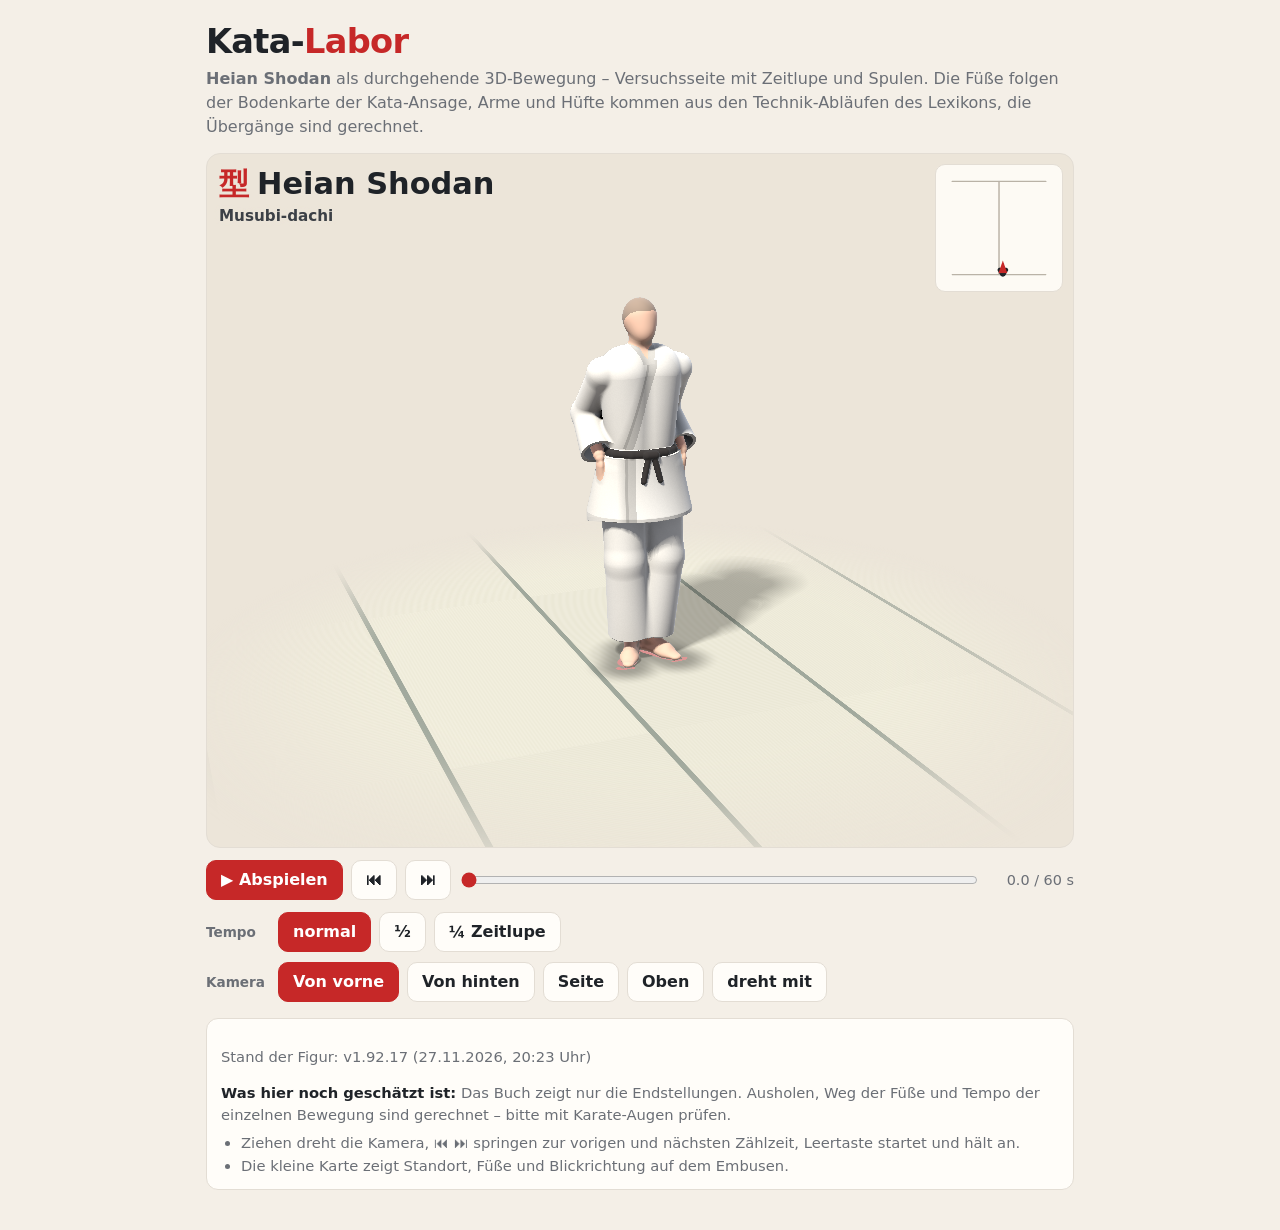
<file: labor/kata.html>
<!DOCTYPE html>
<html lang="de">

<head>
  <meta charset="utf-8">
  <meta name="viewport" content="width=device-width, initial-scale=1">
  <title>Kata-Labor</title>
  <style>
    :root {
      --red: #c62828;
      --ink: #1f2328;
      --muted: #6b6f76;
      --line: #e3ddd4;
      --card: #fffdf9;
      --bg: #f4efe7;
      --stage: #ece5d9;
    }

    @media (prefers-color-scheme: dark) {
      :root:not([data-theme="light"]) {
        --ink: #ece7e0;
        --muted: #a39e97;
        --line: #3a3530;
        --card: #24211e;
        --bg: #181614;
        --stage: #2c2824;
        color-scheme: dark;
      }
    }

    :root[data-theme="dark"] {
      --ink: #ece7e0;
      --muted: #a39e97;
      --line: #3a3530;
      --card: #24211e;
      --bg: #181614;
      --stage: #2c2824;
      color-scheme: dark;
    }

    * {
      box-sizing: border-box;
    }

    body {
      margin: 0;
      font-family: system-ui, "Segoe UI", Roboto, sans-serif;
      background: var(--bg);
      color: var(--ink);
    }

    .wrap {
      max-width: 900px;
      margin: 0 auto;
      padding-block: 22px 40px;
      padding-left: max(16px, env(safe-area-inset-left, 0px));
      padding-right: max(16px, env(safe-area-inset-right, 0px));
    }

    h1 {
      margin: 0 0 6px;
      font-size: clamp(1.5rem, 4vw, 2.1rem);
      letter-spacing: -0.02em;
    }

    h1 span {
      color: var(--red);
    }

    .lead {
      margin: 0 0 14px;
      color: var(--muted);
      line-height: 1.5;
    }

    .stage {
      position: relative;
      background: var(--stage);
      border: 1px solid var(--line);
      border-radius: 14px;
      overflow: hidden;
      touch-action: pan-y;
      cursor: grab;
    }

    .stage canvas.fig {
      display: block;
      width: 100%;
      aspect-ratio: 5 / 4;
    }

    .now {
      position: absolute;
      left: 12px;
      top: 10px;
      right: 150px;
      pointer-events: none;
    }

    .now .count {
      display: flex;
      align-items: baseline;
      gap: 8px;
      font-weight: 800;
      font-size: clamp(1.2rem, 4.2vw, 1.9rem);
      color: #1f2328;
    }

    .now .kan {
      color: var(--red);
    }

    .now .kiai {
      font-size: 0.6em;
      background: var(--red);
      color: #fff;
      padding: 2px 8px;
      border-radius: 99px;
    }

    .now .tech {
      margin-top: 2px;
      font-size: clamp(0.78rem, 2.4vw, 0.95rem);
      font-weight: 600;
      color: #3c4046;
      text-shadow: 0 0 6px #ece5d9, 0 0 6px #ece5d9;
    }

    :root[data-theme="dark"] .now .count,
    :root[data-theme="dark"] .now .tech {
      color: #ece7e0;
      text-shadow: 0 0 6px #2c2824, 0 0 6px #2c2824;
    }

    @media (prefers-color-scheme: dark) {

      :root:not([data-theme="light"]) .now .count,
      :root:not([data-theme="light"]) .now .tech {
        color: #ece7e0;
        text-shadow: 0 0 6px #2c2824, 0 0 6px #2c2824;
      }
    }

    canvas.map {
      position: absolute;
      right: 10px;
      top: 10px;
      width: 128px;
      height: 128px;
      background: rgba(255, 253, 249, 0.88);
      border: 1px solid var(--line);
      border-radius: 10px;
      pointer-events: none;
    }

    .row {
      display: flex;
      flex-wrap: wrap;
      gap: 8px;
      align-items: center;
      margin-top: 10px;
    }

    .row b {
      font-size: 0.85rem;
      color: var(--muted);
      font-weight: 600;
      min-width: 64px;
    }

    button {
      font: inherit;
      font-weight: 600;
      min-height: 40px;
      padding: 6px 14px;
      border-radius: 10px;
      border: 1px solid var(--line);
      background: var(--card);
      color: var(--ink);
      cursor: pointer;
    }

    button[aria-pressed="true"] {
      background: var(--red);
      border-color: var(--red);
      color: #fff;
    }

    button.play {
      min-width: 112px;
      background: var(--red);
      border-color: var(--red);
      color: #fff;
    }

    input[type=range] {
      flex: 1 1 200px;
      min-width: 0;
      accent-color: var(--red);
      height: 40px;
    }

    .time {
      font-variant-numeric: tabular-nums;
      color: var(--muted);
      font-size: 0.9rem;
      min-width: 86px;
      text-align: right;
    }

    .note {
      margin-top: 16px;
      padding: 12px 14px;
      border: 1px solid var(--line);
      border-radius: 12px;
      background: var(--card);
      color: var(--muted);
      font-size: 0.92rem;
      line-height: 1.5;
    }

    .note b {
      color: var(--ink);
    }

    .note ul {
      margin: 6px 0 0;
      padding-left: 20px;
    }

    .fallback {
      padding: 28px 16px;
      text-align: center;
      color: var(--muted);
    }
  </style>
</head>

<body>
  <div class="wrap">
    <h1>Kata-<span>Labor</span></h1>
    <p class="lead"><b id="kname">Heian Shodan</b> als durchgehende 3D-Bewegung – Versuchsseite mit Zeitlupe und Spulen. Die Füße folgen der Bodenkarte der Kata-Ansage, Arme und Hüfte kommen aus den Technik-Abläufen des Lexikons, die Übergänge sind gerechnet.</p>

    <div class="stage" id="stage">
      <canvas class="fig" id="fig"></canvas>
      <div class="now" aria-live="off">
        <div class="count"><span class="kan" id="kan"></span><span id="ro"></span><span class="kiai" id="kiai" hidden>Kiai</span></div>
        <div class="tech" id="tech"></div>
      </div>
      <canvas class="map" id="map" width="256" height="256" aria-label="Bodenkarte: Standort und Blickrichtung"></canvas>
    </div>

    <div class="row">
      <button class="play" id="play">▶ Abspielen</button>
      <button id="prev" aria-label="Vorige Bewegung">⏮</button>
      <button id="next" aria-label="Nächste Bewegung">⏭</button>
      <input type="range" id="seek" min="0" max="1000" value="0" aria-label="Zeitpunkt in der Kata">
      <span class="time" id="time"></span>
    </div>
    <div class="row" role="group" aria-label="Geschwindigkeit">
      <b>Tempo</b>
      <button data-speed="1" aria-pressed="true">normal</button>
      <button data-speed="0.5" aria-pressed="false">½</button>
      <button data-speed="0.25" aria-pressed="false">¼ Zeitlupe</button>
    </div>
    <div class="row" role="group" aria-label="Kamera">
      <b>Kamera</b>
      <button data-cam="vorne" aria-pressed="true">Von vorne</button>
      <button data-cam="hinten" aria-pressed="false">Von hinten</button>
      <button data-cam="seite" aria-pressed="false">Seite</button>
      <button data-cam="oben" aria-pressed="false">Oben</button>
      <button id="mit" aria-pressed="false" title="Kamera dreht mit dem Körper mit">dreht mit</button>
    </div>

    <div class="note" id="note"></div>
  </div>

  <script>
    // Das Labor lädt immer den neuesten Stand: Die Skripte gehen am Zwischenspeicher des Browsers vorbei (sonst zeigt die
    // Seite nach einer Änderung bis zu zehn Minuten lang noch den alten Ablauf)
    (function () {
      var t = Date.now();
      ["../js/core.js", "../js/graphics.js", "../js/graphics-tech.js", "../js/graphics-ashi.js", "../js/figur3d.js", "../js/figur-posen.js", "../data/kata-intro.js", "../data/kata-heian.js", "../data/kata-tekki.js", "../data/kata-sentei.js", "../data/kata-hangetsu.js", "../js/kata-ansage.js", "../js/kata-figur.js"].forEach(function (f) {
        document.write('<script src="' + f + '?t=' + t + '"><\/script>');
      });
    })();
  </script>
  <script>
    (function () {
      'use strict';
      const F = window.Figur3D;
      const $ = (id) => document.getElementById(id);
      const q = new URLSearchParams(location.search);
      const stage = $('stage');
      if (!F.ok()) {
        stage.innerHTML = '<div class="fallback">Dieser Browser kann kein WebGL 2 – die Figur lässt sich hier nicht zeigen.</div>';
        return;
      }
      const kata = SK.kata[q.get('kata') || 'heian-shodan'];
      const anim = SK.kataFigur.build(kata, { beat: Number(q.get('beat')) || 2 });
      $('kname').textContent = kata.name;

      // Kamera: yaw 0 = von vorne (die Figur schaut am Anfang zur Kamera), 180 = von hinten (links bleibt links)
      const CAMS = { hinten: { yaw: 158, pitch: 20, dist: 6.2 }, vorne: { yaw: -22, pitch: 16, dist: 6.2 }, seite: { yaw: -90, pitch: 12, dist: 6.4 }, oben: { yaw: 180, pitch: 78, dist: 7.2 } };
      const st = { t: Math.min(anim.dur, Number(q.get('t')) || 0), playing: false, speed: 1, cam: Object.assign({ fov: 30 }, CAMS[q.get('cam')] || CAMS.vorne), mit: false, dirty: true, drag: false };
      const cv = $('fig');
      const ctx = cv.getContext('2d');

      // Blickpunkt: Hüfte der Figur, über gut eine Sekunde geglättet (rein aus dem Zeitpunkt – auch beim Spulen ruhig)
      function center(t) {
        let x = 0, z = 0, yaw = 0, n = 0;
        for (let i = -3; i <= 3; i++) {
          const P = anim.pose(Math.max(0, Math.min(anim.dur, t + i * 0.22)));
          x += P.pelvis[0]; z += P.pelvis[2]; yaw += P.yaw; n++;
        }
        return { x: x / n, z: z / n, yaw: yaw / n };
      }

      const grounded = (J, s) => J['ankle' + s][1] < 0.09;
      function render() {
        const playing = st.playing || st.drag;
        const cssW = cv.clientWidth;
        // beim Abspielen weniger Bildpunkte (flüssig), im Stand scharf
        const maxPx = playing ? 300000 : 1100000;
        const dpr = Math.min(window.devicePixelRatio || 1, 2.5, Math.sqrt(maxPx / (cssW * cssW * 0.8)));
        const w = Math.max(160, Math.round(cssW * dpr));
        const h = Math.round(w * 0.8);
        if (cv.width !== w || cv.height !== h) { cv.width = w; cv.height = h; }
        const P = anim.pose(st.t);
        const J = F.solve(P);
        const c = center(st.t);
        const cam = Object.assign({}, st.cam, { target: [c.x, st.cam.h || 0.78, c.z], yaw: st.cam.yaw + (st.mit ? c.yaw : 0) });
        const decals = ['L', 'R'].filter((s) => grounded(J, s)).map((s) => ({ heel: J['heel' + s], toe: J['toe' + s], w: P.w[s === 'L' ? 0 : 1], a: 1, side: s }));
        ctx.clearRect(0, 0, w, h);
        F.draw(ctx, w, h, P, cam, { mode: 0, style: 0, decals });
        hud(P, J);
      }

      // Anzeige: Zählzeit, Technik, Bodenkarte
      const mapCv = $('map');
      const mg = mapCv.getContext('2d');
      const ext = anim.lines.reduce((a, l) => [Math.min(a[0], l[0], l[2]), Math.max(a[1], l[0], l[2]), Math.min(a[2], l[1], l[3]), Math.max(a[3], l[1], l[3])], [1e9, -1e9, 1e9, -1e9]);
      function hud(P, J) {
        const i = anim.markAt(st.t);
        const m = anim.marks[i];
        $('kan').textContent = m ? m.kan : '型';
        $('ro').textContent = m ? (m.n ? `${m.n} · ${m.ro}` : m.ro) : kata.name;
        $('tech').textContent = m ? m.text : 'Musubi-dachi';
        $('kiai').hidden = !(m && m.kiai && st.t >= m.t1 - 0.15);
        $('seek').value = Math.round((st.t / anim.dur) * 1000);
        $('time').textContent = `${st.t.toFixed(1)} / ${anim.dur.toFixed(0)} s`;
        // Karte: vorne ist oben, links ist links (Welt-x zeigt nach links)
        const S = 256;
        const span = Math.max(ext[1] - ext[0], ext[3] - ext[2]) + 1.4;
        const k = S / span;
        const X = (x) => S / 2 - (x - (ext[0] + ext[1]) / 2) * k;
        const Yf = (z) => S / 2 - (z - (ext[2] + ext[3]) / 2) * k;
        mg.clearRect(0, 0, S, S);
        mg.lineCap = 'round';
        mg.strokeStyle = '#b9b2a6';
        mg.lineWidth = 3;
        anim.lines.forEach((l) => { mg.beginPath(); mg.moveTo(X(l[0]), Yf(l[1])); mg.lineTo(X(l[2]), Yf(l[3])); mg.stroke(); });
        // Füße und Blickrichtung
        ['L', 'R'].forEach((s) => {
          const a = J['heel' + s], b = J['toe' + s];
          mg.strokeStyle = grounded(J, s) ? '#1f2328' : '#9a948a';
          mg.lineWidth = 9;
          mg.beginPath(); mg.moveTo(X(a[0]), Yf(a[2])); mg.lineTo(X(b[0]), Yf(b[2])); mg.stroke();
        });
        const hx = X(J.head[0]), hy = Yf(J.head[2]);
        mg.fillStyle = '#c62828';
        mg.beginPath();
        mg.moveTo(hx - J.hf[0] * 26, hy - J.hf[2] * 26);
        mg.lineTo(hx + J.hl[0] * 9, hy + J.hl[2] * 9);
        mg.lineTo(hx - J.hl[0] * 9, hy - J.hl[2] * 9);
        mg.fill();
      }

      /* ---------- Bedienung ---------- */
      const playBtn = $('play');
      const setPlay = (on) => {
        st.playing = on;
        if (on && st.t >= anim.dur - 0.05) st.t = 0;
        playBtn.textContent = on ? '❚❚ Pause' : '▶ Abspielen';
        st.dirty = true;
      };
      playBtn.onclick = () => setPlay(!st.playing);
      const jump = (dir) => {
        const last = anim.marks.length - 1;
        if (st.playing) {
          // beim Abspielen – vor: Beginn der nächsten Zählzeit; zurück: Beginn der laufenden, kurz nach deren Beginn der vorigen
          const i = anim.markAt(st.t + (dir > 0 ? 0 : -0.3));
          st.t = anim.marks[Math.max(0, Math.min(last, dir > 0 ? i + 1 : i))].t;
        } else {
          // im Stand: die fertige Stellung der nächsten bzw. vorigen Zählzeit – die Zahl gehört zu dem Bild, das steht
          // (am Beginn einer Zählzeit stünde noch die Stellung davor, z. B. Yoi unter „1 · Ichi“)
          const i = Math.max(0, anim.markAt(st.t));
          const done = st.t >= anim.marks[i].t1 - 0.01;
          const j = dir > 0 ? (done ? i + 1 : i) : (st.t > anim.marks[i].t1 + 0.01 ? i : i - 1);
          st.t = j < 0 ? 0 : anim.marks[Math.min(last, j)].t1;
        }
        st.dirty = true;
      };
      $('prev').onclick = () => jump(-1);
      $('next').onclick = () => jump(1);
      $('seek').oninput = (e) => { st.t = (e.target.value / 1000) * anim.dur; setPlay(false); };
      document.querySelectorAll('[data-speed]').forEach((b) => (b.onclick = () => {
        st.speed = Number(b.dataset.speed);
        document.querySelectorAll('[data-speed]').forEach((x) => x.setAttribute('aria-pressed', String(x === b)));
      }));
      document.querySelectorAll('[data-cam]').forEach((b) => (b.onclick = () => {
        Object.assign(st.cam, CAMS[b.dataset.cam]);
        document.querySelectorAll('[data-cam]').forEach((x) => x.setAttribute('aria-pressed', String(x === b)));
        st.dirty = true;
      }));
      // gewählte Kamera (?cam=, sonst von vorne) als gedrückt zeigen
      const cam0 = CAMS[q.get('cam')] ? q.get('cam') : 'vorne';
      document.querySelectorAll('[data-cam]').forEach((x) => x.setAttribute('aria-pressed', String(x.dataset.cam === cam0)));
      $('mit').onclick = (e) => { st.mit = !st.mit; e.target.setAttribute('aria-pressed', String(st.mit)); st.dirty = true; };
      // Drehen mit Finger oder Maus (waagerecht ziehen dreht, senkrecht neigt)
      let last = null;
      stage.addEventListener('pointerdown', (e) => { last = [e.clientX, e.clientY]; stage.setPointerCapture(e.pointerId); st.drag = true; });
      stage.addEventListener('pointermove', (e) => {
        if (!last) return;
        st.cam.yaw -= (e.clientX - last[0]) * 0.45;
        st.cam.pitch = Math.max(-2, Math.min(86, st.cam.pitch + (e.clientY - last[1]) * 0.35));
        last = [e.clientX, e.clientY];
        st.dirty = true;
      });
      const up = () => { last = null; st.drag = false; st.dirty = true; };
      stage.addEventListener('pointerup', up);
      stage.addEventListener('pointercancel', up);
      document.addEventListener('keydown', (e) => {
        if (e.target.tagName === 'INPUT' || e.target.tagName === 'BUTTON') return;
        if (e.key === ' ') { e.preventDefault(); setPlay(!st.playing); }
        if (e.key === 'ArrowRight') jump(1);
        if (e.key === 'ArrowLeft') jump(-1);
      });

      const warn = anim.warn.concat(q.has('check') ? SK.kataFigur.check(anim) : []);
      $('note').innerHTML = `<p class="stand">Stand der Figur: v${SK.VERSION} (${SK.VERSION_DATE}, ${SK.VERSION_TIME} Uhr)</p><b>Was hier noch geschätzt ist:</b> Das Buch zeigt nur die Endstellungen. Ausholen, Weg der Füße und Tempo der einzelnen Bewegung sind gerechnet – bitte mit Karate-Augen prüfen.
        <ul><li>Ziehen dreht die Kamera, ⏮ ⏭ springen zur vorigen und nächsten Zählzeit, Leertaste startet und hält an.</li>
        <li>Die kleine Karte zeigt Standort, Füße und Blickrichtung auf dem Embusen.</li></ul>${warn.length ? `<p><b>Hinweise des Rechners:</b></p><ul>${warn.map((x) => `<li>${SK.util.esc(x)}</li>`).join('')}</ul>` : ''}`;

      // Für Tests und Vorschau-Bilder
      window.kataLab = { anim, st, render, set(t, cam) { st.t = t; if (cam) Object.assign(st.cam, cam); render(); } };

      let prevNow = performance.now();
      function loop(now) {
        // Echtzeit: Dauert ein Bild länger (schwacher Grafikchip), läuft die Kata trotzdem in ihrem Tempo – nur mit weniger Bildern
        const dt = Math.min(0.25, (now - prevNow) / 1000);
        prevNow = now;
        if (st.playing) {
          st.t += dt * st.speed;
          if (st.t >= anim.dur) { st.t = anim.dur; setPlay(false); }
          st.dirty = true;
        }
        if (st.dirty) { st.dirty = false; render(); }
        requestAnimationFrame(loop);
      }
      window.addEventListener('resize', () => (st.dirty = true));
      requestAnimationFrame(loop);
    })();
  </script>
</body>

</html>
</file>
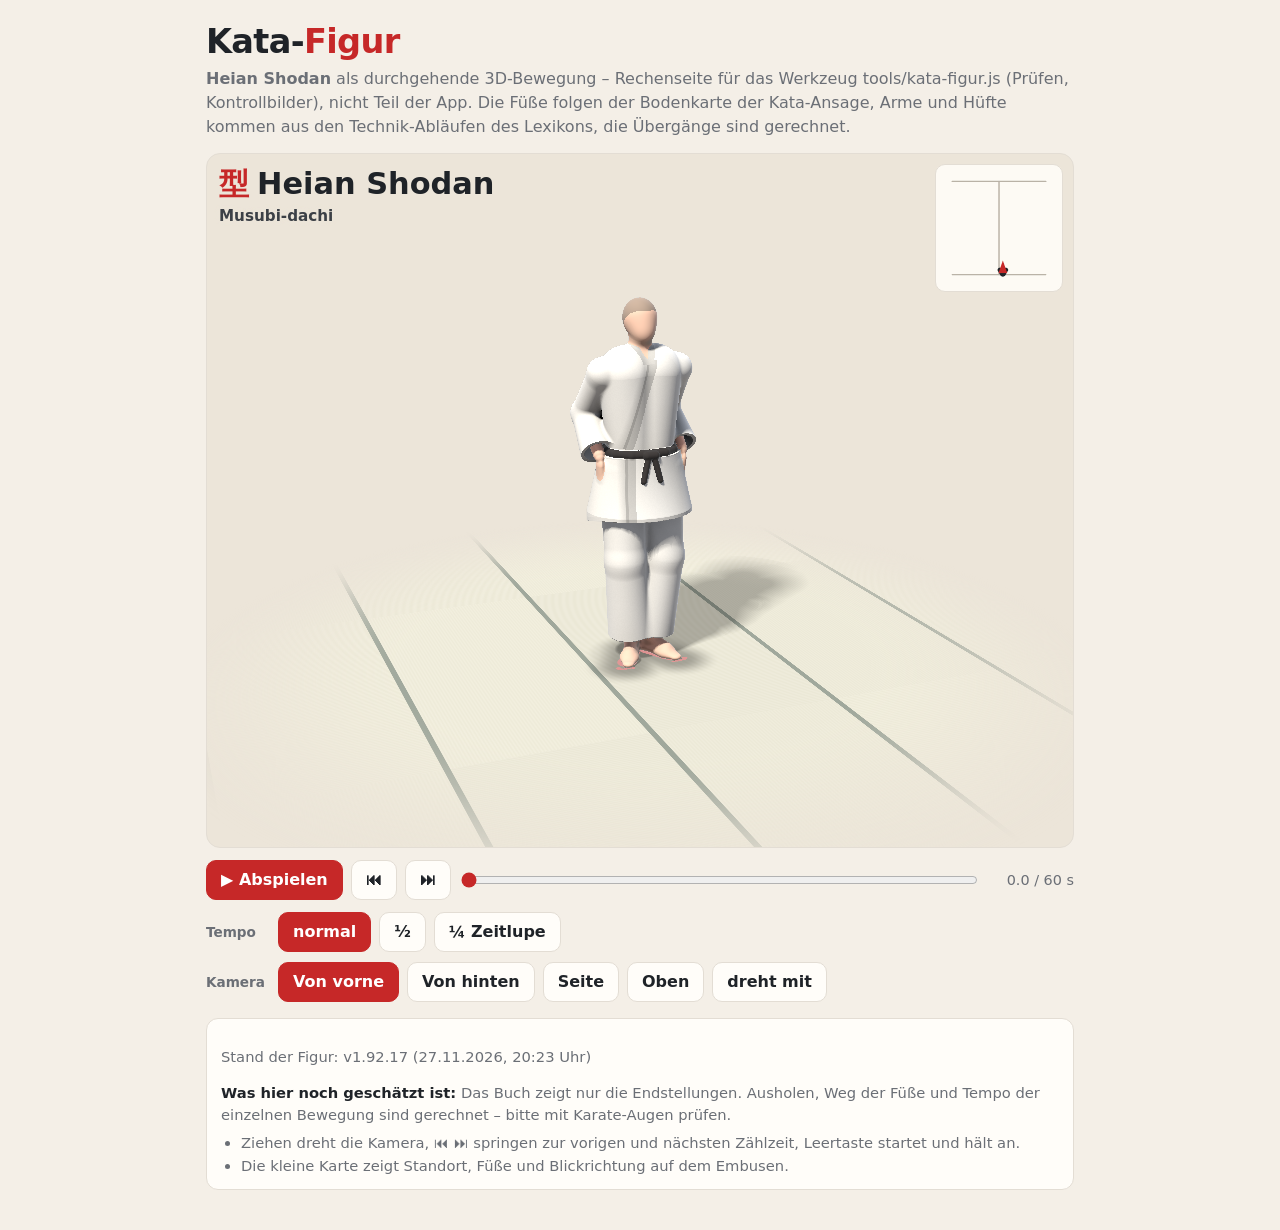
<file: tools/kata-figur.html>
<!DOCTYPE html>
<html lang="de">

<head>
  <meta charset="utf-8">
  <meta name="viewport" content="width=device-width, initial-scale=1">
  <title>Kata-Figur (Werkzeug)</title>
  <style>
    :root {
      --red: #c62828;
      --ink: #1f2328;
      --muted: #6b6f76;
      --line: #e3ddd4;
      --card: #fffdf9;
      --bg: #f4efe7;
      --stage: #ece5d9;
    }

    @media (prefers-color-scheme: dark) {
      :root:not([data-theme="light"]) {
        --ink: #ece7e0;
        --muted: #a39e97;
        --line: #3a3530;
        --card: #24211e;
        --bg: #181614;
        --stage: #2c2824;
        color-scheme: dark;
      }
    }

    :root[data-theme="dark"] {
      --ink: #ece7e0;
      --muted: #a39e97;
      --line: #3a3530;
      --card: #24211e;
      --bg: #181614;
      --stage: #2c2824;
      color-scheme: dark;
    }

    * {
      box-sizing: border-box;
    }

    body {
      margin: 0;
      font-family: system-ui, "Segoe UI", Roboto, sans-serif;
      background: var(--bg);
      color: var(--ink);
    }

    .wrap {
      max-width: 900px;
      margin: 0 auto;
      padding-block: 22px 40px;
      padding-left: max(16px, env(safe-area-inset-left, 0px));
      padding-right: max(16px, env(safe-area-inset-right, 0px));
    }

    h1 {
      margin: 0 0 6px;
      font-size: clamp(1.5rem, 4vw, 2.1rem);
      letter-spacing: -0.02em;
    }

    h1 span {
      color: var(--red);
    }

    .lead {
      margin: 0 0 14px;
      color: var(--muted);
      line-height: 1.5;
    }

    .stage {
      position: relative;
      background: var(--stage);
      border: 1px solid var(--line);
      border-radius: 14px;
      overflow: hidden;
      touch-action: pan-y;
      cursor: grab;
    }

    .stage canvas.fig {
      display: block;
      width: 100%;
      aspect-ratio: 5 / 4;
    }

    .now {
      position: absolute;
      left: 12px;
      top: 10px;
      right: 150px;
      pointer-events: none;
    }

    .now .count {
      display: flex;
      align-items: baseline;
      gap: 8px;
      font-weight: 800;
      font-size: clamp(1.2rem, 4.2vw, 1.9rem);
      color: #1f2328;
    }

    .now .kan {
      color: var(--red);
    }

    .now .kiai {
      font-size: 0.6em;
      background: var(--red);
      color: #fff;
      padding: 2px 8px;
      border-radius: 99px;
    }

    .now .tech {
      margin-top: 2px;
      font-size: clamp(0.78rem, 2.4vw, 0.95rem);
      font-weight: 600;
      color: #3c4046;
      text-shadow: 0 0 6px #ece5d9, 0 0 6px #ece5d9;
    }

    :root[data-theme="dark"] .now .count,
    :root[data-theme="dark"] .now .tech {
      color: #ece7e0;
      text-shadow: 0 0 6px #2c2824, 0 0 6px #2c2824;
    }

    @media (prefers-color-scheme: dark) {

      :root:not([data-theme="light"]) .now .count,
      :root:not([data-theme="light"]) .now .tech {
        color: #ece7e0;
        text-shadow: 0 0 6px #2c2824, 0 0 6px #2c2824;
      }
    }

    canvas.map {
      position: absolute;
      right: 10px;
      top: 10px;
      width: 128px;
      height: 128px;
      background: rgba(255, 253, 249, 0.88);
      border: 1px solid var(--line);
      border-radius: 10px;
      pointer-events: none;
    }

    .row {
      display: flex;
      flex-wrap: wrap;
      gap: 8px;
      align-items: center;
      margin-top: 10px;
    }

    .row b {
      font-size: 0.85rem;
      color: var(--muted);
      font-weight: 600;
      min-width: 64px;
    }

    button {
      font: inherit;
      font-weight: 600;
      min-height: 40px;
      padding: 6px 14px;
      border-radius: 10px;
      border: 1px solid var(--line);
      background: var(--card);
      color: var(--ink);
      cursor: pointer;
    }

    button[aria-pressed="true"] {
      background: var(--red);
      border-color: var(--red);
      color: #fff;
    }

    button.play {
      min-width: 112px;
      background: var(--red);
      border-color: var(--red);
      color: #fff;
    }

    input[type=range] {
      flex: 1 1 200px;
      min-width: 0;
      accent-color: var(--red);
      height: 40px;
    }

    .time {
      font-variant-numeric: tabular-nums;
      color: var(--muted);
      font-size: 0.9rem;
      min-width: 86px;
      text-align: right;
    }

    .note {
      margin-top: 16px;
      padding: 12px 14px;
      border: 1px solid var(--line);
      border-radius: 12px;
      background: var(--card);
      color: var(--muted);
      font-size: 0.92rem;
      line-height: 1.5;
    }

    .note b {
      color: var(--ink);
    }

    .note ul {
      margin: 6px 0 0;
      padding-left: 20px;
    }

    .fallback {
      padding: 28px 16px;
      text-align: center;
      color: var(--muted);
    }
  </style>
</head>

<body>
  <div class="wrap">
    <h1>Kata-<span>Figur</span></h1>
    <p class="lead"><b id="kname">Heian Shodan</b> als durchgehende 3D-Bewegung – Rechenseite für das Werkzeug tools/kata-figur.js (Prüfen, Kontrollbilder), nicht Teil der App. Die Füße folgen der Bodenkarte der Kata-Ansage, Arme und Hüfte kommen aus den Technik-Abläufen des Lexikons, die Übergänge sind gerechnet.</p>

    <div class="stage" id="stage">
      <canvas class="fig" id="fig"></canvas>
      <div class="now" aria-live="off">
        <div class="count"><span class="kan" id="kan"></span><span id="ro"></span><span class="kiai" id="kiai" hidden>Kiai</span></div>
        <div class="tech" id="tech"></div>
      </div>
      <canvas class="map" id="map" width="256" height="256" aria-label="Bodenkarte: Standort und Blickrichtung"></canvas>
    </div>

    <div class="row">
      <button class="play" id="play">▶ Abspielen</button>
      <button id="prev" aria-label="Vorige Bewegung">⏮</button>
      <button id="next" aria-label="Nächste Bewegung">⏭</button>
      <input type="range" id="seek" min="0" max="1000" value="0" aria-label="Zeitpunkt in der Kata">
      <span class="time" id="time"></span>
    </div>
    <div class="row" role="group" aria-label="Geschwindigkeit">
      <b>Tempo</b>
      <button data-speed="1" aria-pressed="true">normal</button>
      <button data-speed="0.5" aria-pressed="false">½</button>
      <button data-speed="0.25" aria-pressed="false">¼ Zeitlupe</button>
    </div>
    <div class="row" role="group" aria-label="Kamera">
      <b>Kamera</b>
      <button data-cam="vorne" aria-pressed="true">Von vorne</button>
      <button data-cam="hinten" aria-pressed="false">Von hinten</button>
      <button data-cam="seite" aria-pressed="false">Seite</button>
      <button data-cam="oben" aria-pressed="false">Oben</button>
      <button id="mit" aria-pressed="false" title="Kamera dreht mit dem Körper mit">dreht mit</button>
    </div>

    <div class="note" id="note"></div>
  </div>

  <script>
    // Das Labor lädt immer den neuesten Stand: Die Skripte gehen am Zwischenspeicher des Browsers vorbei (sonst zeigt die
    // Seite nach einer Änderung bis zu zehn Minuten lang noch den alten Ablauf)
    (function () {
      var t = Date.now();
      ["../js/core.js", "../js/graphics.js", "../js/graphics-tech.js", "../js/graphics-ashi.js", "../js/figur3d.js", "../js/figur-posen.js", "../data/kata-intro.js", "../data/kata-heian.js", "../data/kata-tekki.js", "../data/kata-sentei.js", "../data/kata-hangetsu.js", "../js/kata-ansage.js", "../js/kata-figur.js"].forEach(function (f) {
        document.write('<script src="' + f + '?t=' + t + '"><\/script>');
      });
    })();
  </script>
  <script>
    (function () {
      'use strict';
      const F = window.Figur3D;
      const $ = (id) => document.getElementById(id);
      const q = new URLSearchParams(location.search);
      const stage = $('stage');
      if (!F.ok()) {
        stage.innerHTML = '<div class="fallback">Dieser Browser kann kein WebGL 2 – die Figur lässt sich hier nicht zeigen.</div>';
        return;
      }
      const kata = SK.kata[q.get('kata') || 'heian-shodan'];
      const anim = SK.kataFigur.build(kata, { beat: Number(q.get('beat')) || 2 });
      $('kname').textContent = kata.name;

      // Kamera: yaw 0 = von vorne (die Figur schaut am Anfang zur Kamera), 180 = von hinten (links bleibt links)
      const CAMS = { hinten: { yaw: 158, pitch: 20, dist: 6.2 }, vorne: { yaw: -22, pitch: 16, dist: 6.2 }, seite: { yaw: -90, pitch: 12, dist: 6.4 }, oben: { yaw: 180, pitch: 78, dist: 7.2 } };
      const st = { t: Math.min(anim.dur, Number(q.get('t')) || 0), playing: false, speed: 1, cam: Object.assign({ fov: 30 }, CAMS[q.get('cam')] || CAMS.vorne), mit: false, dirty: true, drag: false };
      const cv = $('fig');
      const ctx = cv.getContext('2d');

      // Blickpunkt: Hüfte der Figur, über gut eine Sekunde geglättet (rein aus dem Zeitpunkt – auch beim Spulen ruhig)
      function center(t) {
        let x = 0, z = 0, yaw = 0, n = 0;
        for (let i = -3; i <= 3; i++) {
          const P = anim.pose(Math.max(0, Math.min(anim.dur, t + i * 0.22)));
          x += P.pelvis[0]; z += P.pelvis[2]; yaw += P.yaw; n++;
        }
        return { x: x / n, z: z / n, yaw: yaw / n };
      }

      const grounded = (J, s) => J['ankle' + s][1] < 0.09;
      function render() {
        const playing = st.playing || st.drag;
        const cssW = cv.clientWidth;
        // beim Abspielen weniger Bildpunkte (flüssig), im Stand scharf
        const maxPx = playing ? 300000 : 1100000;
        const dpr = Math.min(window.devicePixelRatio || 1, 2.5, Math.sqrt(maxPx / (cssW * cssW * 0.8)));
        const w = Math.max(160, Math.round(cssW * dpr));
        const h = Math.round(w * 0.8);
        if (cv.width !== w || cv.height !== h) { cv.width = w; cv.height = h; }
        const P = anim.pose(st.t);
        const J = F.solve(P);
        const c = center(st.t);
        const cam = Object.assign({}, st.cam, { target: [c.x, st.cam.h || 0.78, c.z], yaw: st.cam.yaw + (st.mit ? c.yaw : 0) });
        const decals = ['L', 'R'].filter((s) => grounded(J, s)).map((s) => ({ heel: J['heel' + s], toe: J['toe' + s], w: P.w[s === 'L' ? 0 : 1], a: 1, side: s }));
        ctx.clearRect(0, 0, w, h);
        F.draw(ctx, w, h, P, cam, { mode: 0, style: 0, decals });
        hud(P, J);
      }

      // Anzeige: Zählzeit, Technik, Bodenkarte
      const mapCv = $('map');
      const mg = mapCv.getContext('2d');
      const ext = anim.lines.reduce((a, l) => [Math.min(a[0], l[0], l[2]), Math.max(a[1], l[0], l[2]), Math.min(a[2], l[1], l[3]), Math.max(a[3], l[1], l[3])], [1e9, -1e9, 1e9, -1e9]);
      function hud(P, J) {
        const i = anim.markAt(st.t);
        const m = anim.marks[i];
        $('kan').textContent = m ? m.kan : '型';
        $('ro').textContent = m ? (m.n ? `${m.n} · ${m.ro}` : m.ro) : kata.name;
        $('tech').textContent = m ? m.text : 'Musubi-dachi';
        $('kiai').hidden = !(m && m.kiai && st.t >= m.t1 - 0.15);
        $('seek').value = Math.round((st.t / anim.dur) * 1000);
        $('time').textContent = `${st.t.toFixed(1)} / ${anim.dur.toFixed(0)} s`;
        // Karte: vorne ist oben, links ist links (Welt-x zeigt nach links)
        const S = 256;
        const span = Math.max(ext[1] - ext[0], ext[3] - ext[2]) + 1.4;
        const k = S / span;
        const X = (x) => S / 2 - (x - (ext[0] + ext[1]) / 2) * k;
        const Yf = (z) => S / 2 - (z - (ext[2] + ext[3]) / 2) * k;
        mg.clearRect(0, 0, S, S);
        mg.lineCap = 'round';
        mg.strokeStyle = '#b9b2a6';
        mg.lineWidth = 3;
        anim.lines.forEach((l) => { mg.beginPath(); mg.moveTo(X(l[0]), Yf(l[1])); mg.lineTo(X(l[2]), Yf(l[3])); mg.stroke(); });
        // Füße und Blickrichtung
        ['L', 'R'].forEach((s) => {
          const a = J['heel' + s], b = J['toe' + s];
          mg.strokeStyle = grounded(J, s) ? '#1f2328' : '#9a948a';
          mg.lineWidth = 9;
          mg.beginPath(); mg.moveTo(X(a[0]), Yf(a[2])); mg.lineTo(X(b[0]), Yf(b[2])); mg.stroke();
        });
        const hx = X(J.head[0]), hy = Yf(J.head[2]);
        mg.fillStyle = '#c62828';
        mg.beginPath();
        mg.moveTo(hx - J.hf[0] * 26, hy - J.hf[2] * 26);
        mg.lineTo(hx + J.hl[0] * 9, hy + J.hl[2] * 9);
        mg.lineTo(hx - J.hl[0] * 9, hy - J.hl[2] * 9);
        mg.fill();
      }

      /* ---------- Bedienung ---------- */
      const playBtn = $('play');
      const setPlay = (on) => {
        st.playing = on;
        if (on && st.t >= anim.dur - 0.05) st.t = 0;
        playBtn.textContent = on ? '❚❚ Pause' : '▶ Abspielen';
        st.dirty = true;
      };
      playBtn.onclick = () => setPlay(!st.playing);
      const jump = (dir) => {
        const last = anim.marks.length - 1;
        if (st.playing) {
          // beim Abspielen – vor: Beginn der nächsten Zählzeit; zurück: Beginn der laufenden, kurz nach deren Beginn der vorigen
          const i = anim.markAt(st.t + (dir > 0 ? 0 : -0.3));
          st.t = anim.marks[Math.max(0, Math.min(last, dir > 0 ? i + 1 : i))].t;
        } else {
          // im Stand: die fertige Stellung der nächsten bzw. vorigen Zählzeit – die Zahl gehört zu dem Bild, das steht
          // (am Beginn einer Zählzeit stünde noch die Stellung davor, z. B. Yoi unter „1 · Ichi“)
          const i = Math.max(0, anim.markAt(st.t));
          const done = st.t >= anim.marks[i].t1 - 0.01;
          const j = dir > 0 ? (done ? i + 1 : i) : (st.t > anim.marks[i].t1 + 0.01 ? i : i - 1);
          st.t = j < 0 ? 0 : anim.marks[Math.min(last, j)].t1;
        }
        st.dirty = true;
      };
      $('prev').onclick = () => jump(-1);
      $('next').onclick = () => jump(1);
      $('seek').oninput = (e) => { st.t = (e.target.value / 1000) * anim.dur; setPlay(false); };
      document.querySelectorAll('[data-speed]').forEach((b) => (b.onclick = () => {
        st.speed = Number(b.dataset.speed);
        document.querySelectorAll('[data-speed]').forEach((x) => x.setAttribute('aria-pressed', String(x === b)));
      }));
      document.querySelectorAll('[data-cam]').forEach((b) => (b.onclick = () => {
        Object.assign(st.cam, CAMS[b.dataset.cam]);
        document.querySelectorAll('[data-cam]').forEach((x) => x.setAttribute('aria-pressed', String(x === b)));
        st.dirty = true;
      }));
      // gewählte Kamera (?cam=, sonst von vorne) als gedrückt zeigen
      const cam0 = CAMS[q.get('cam')] ? q.get('cam') : 'vorne';
      document.querySelectorAll('[data-cam]').forEach((x) => x.setAttribute('aria-pressed', String(x.dataset.cam === cam0)));
      $('mit').onclick = (e) => { st.mit = !st.mit; e.target.setAttribute('aria-pressed', String(st.mit)); st.dirty = true; };
      // Drehen mit Finger oder Maus (waagerecht ziehen dreht, senkrecht neigt)
      let last = null;
      stage.addEventListener('pointerdown', (e) => { last = [e.clientX, e.clientY]; stage.setPointerCapture(e.pointerId); st.drag = true; });
      stage.addEventListener('pointermove', (e) => {
        if (!last) return;
        st.cam.yaw -= (e.clientX - last[0]) * 0.45;
        st.cam.pitch = Math.max(-2, Math.min(86, st.cam.pitch + (e.clientY - last[1]) * 0.35));
        last = [e.clientX, e.clientY];
        st.dirty = true;
      });
      const up = () => { last = null; st.drag = false; st.dirty = true; };
      stage.addEventListener('pointerup', up);
      stage.addEventListener('pointercancel', up);
      document.addEventListener('keydown', (e) => {
        if (e.target.tagName === 'INPUT' || e.target.tagName === 'BUTTON') return;
        if (e.key === ' ') { e.preventDefault(); setPlay(!st.playing); }
        if (e.key === 'ArrowRight') jump(1);
        if (e.key === 'ArrowLeft') jump(-1);
      });

      const warn = anim.warn.concat(q.has('check') ? SK.kataFigur.check(anim) : []);
      $('note').innerHTML = `<p class="stand">Stand der Figur: v${SK.VERSION} (${SK.VERSION_DATE}, ${SK.VERSION_TIME} Uhr)</p><b>Was hier noch geschätzt ist:</b> Das Buch zeigt nur die Endstellungen. Ausholen, Weg der Füße und Tempo der einzelnen Bewegung sind gerechnet – bitte mit Karate-Augen prüfen.
        <ul><li>Ziehen dreht die Kamera, ⏮ ⏭ springen zur vorigen und nächsten Zählzeit, Leertaste startet und hält an.</li>
        <li>Die kleine Karte zeigt Standort, Füße und Blickrichtung auf dem Embusen.</li></ul>${warn.length ? `<p><b>Hinweise des Rechners:</b></p><ul>${warn.map((x) => `<li>${SK.util.esc(x)}</li>`).join('')}</ul>` : ''}`;

      // Für Tests und Vorschau-Bilder
      window.kataLab = { anim, st, render, set(t, cam) { st.t = t; if (cam) Object.assign(st.cam, cam); render(); } };

      let prevNow = performance.now();
      function loop(now) {
        // Echtzeit: Dauert ein Bild länger (schwacher Grafikchip), läuft die Kata trotzdem in ihrem Tempo – nur mit weniger Bildern
        const dt = Math.min(0.25, (now - prevNow) / 1000);
        prevNow = now;
        if (st.playing) {
          st.t += dt * st.speed;
          if (st.t >= anim.dur) { st.t = anim.dur; setPlay(false); }
          st.dirty = true;
        }
        if (st.dirty) { st.dirty = false; render(); }
        requestAnimationFrame(loop);
      }
      window.addEventListener('resize', () => (st.dirty = true));
      requestAnimationFrame(loop);
    })();
  </script>
</body>

</html>
</file>
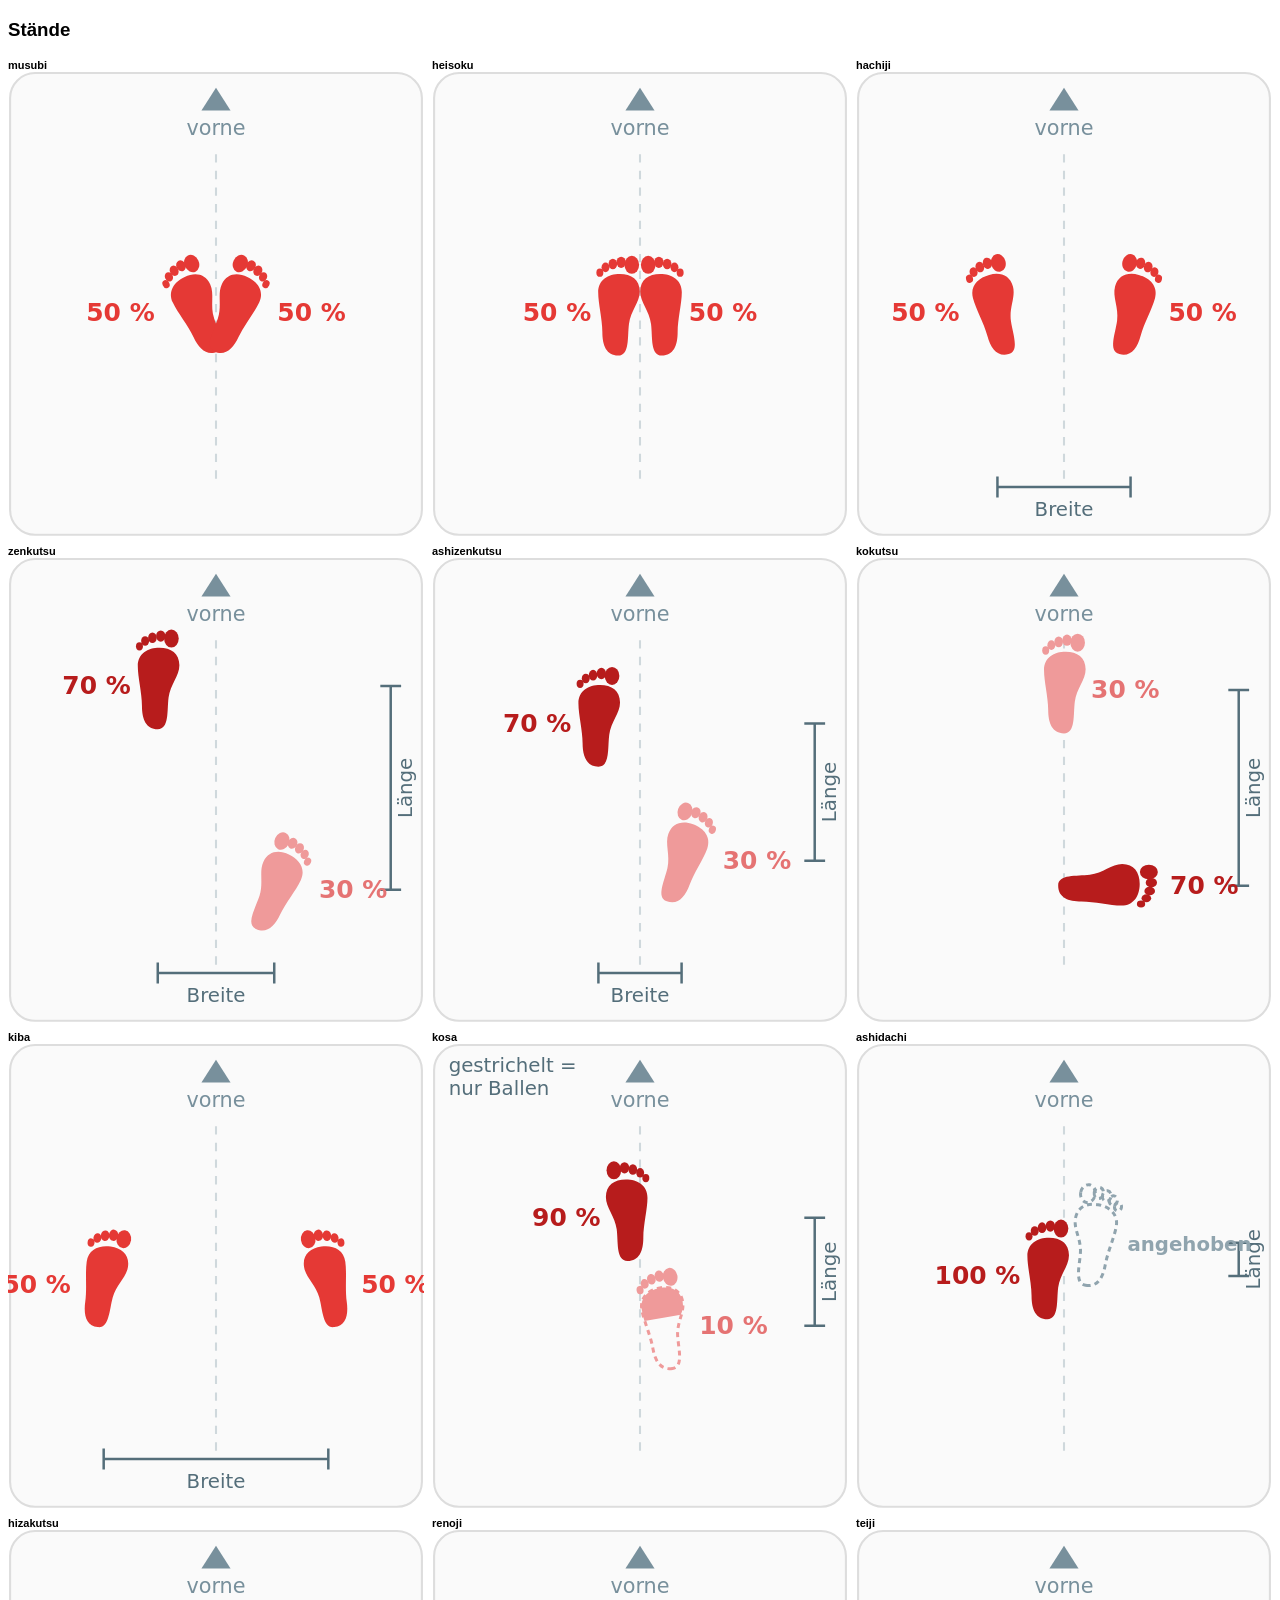
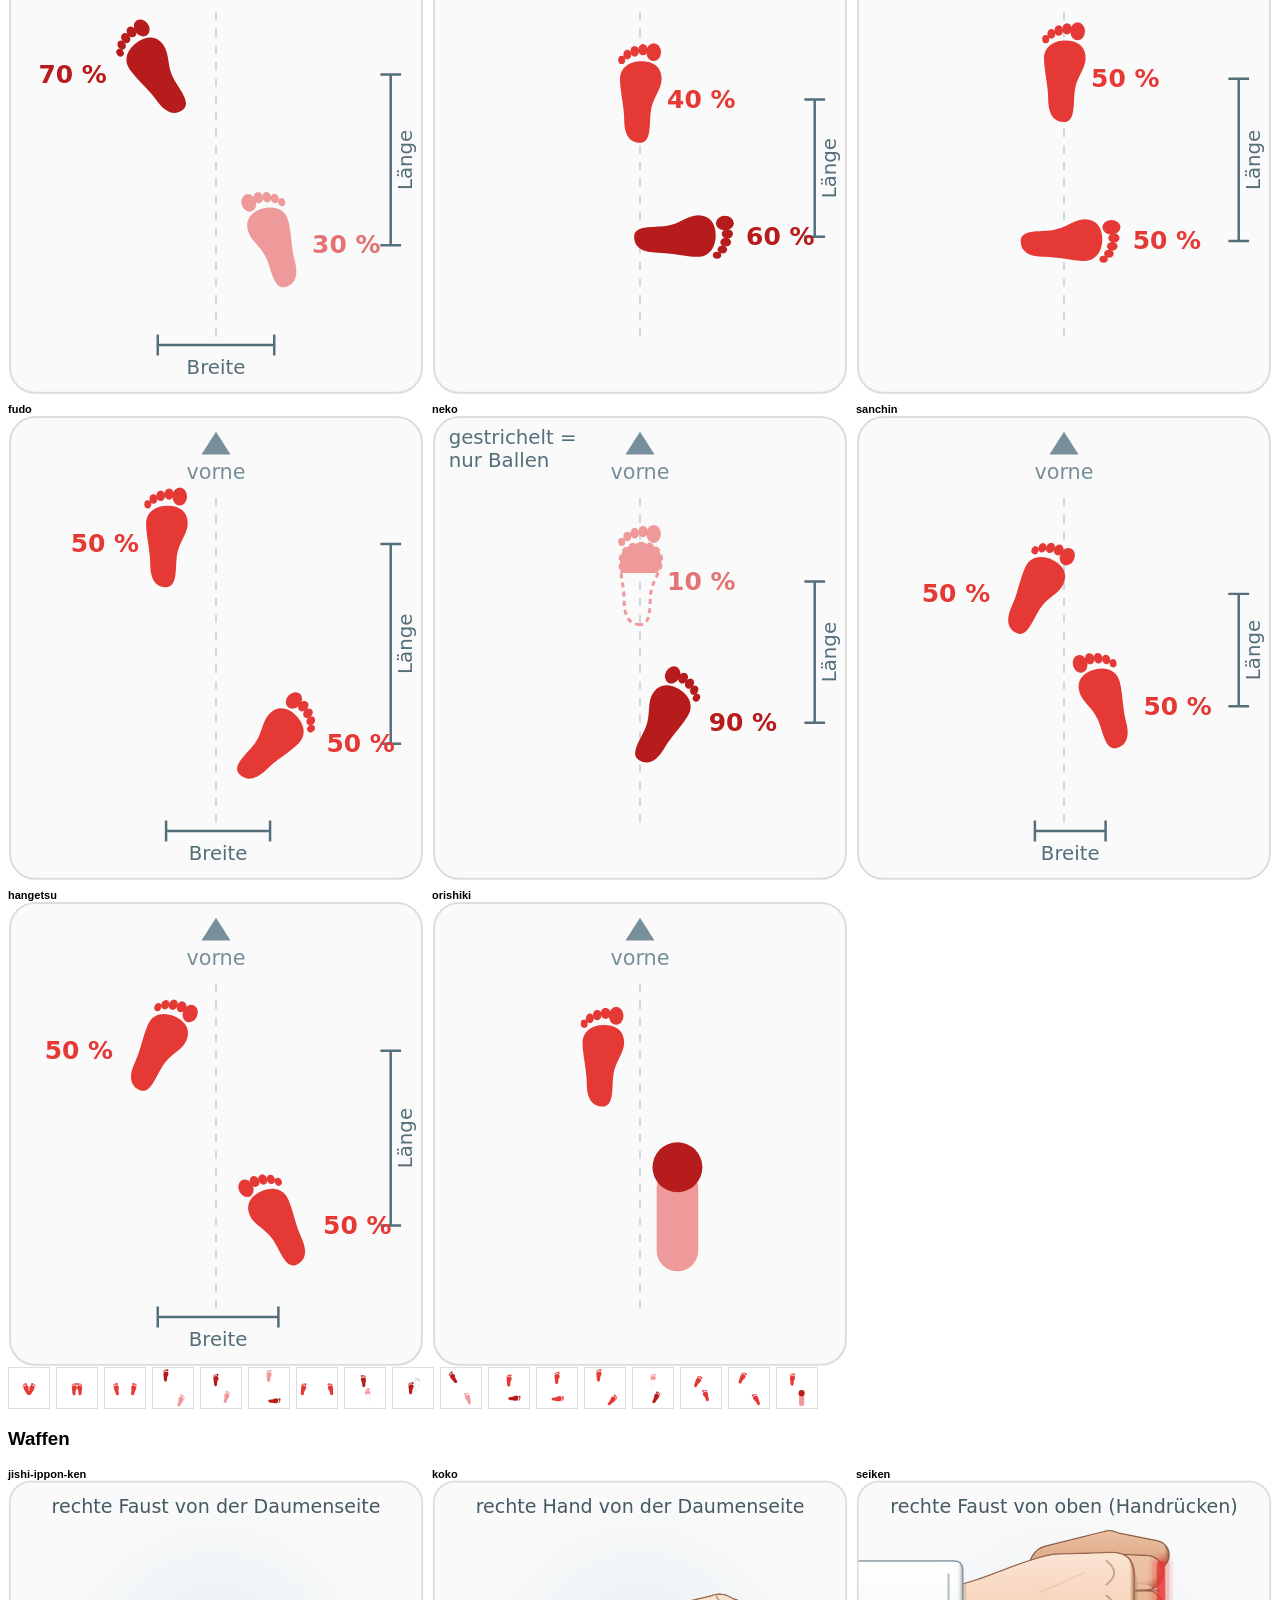
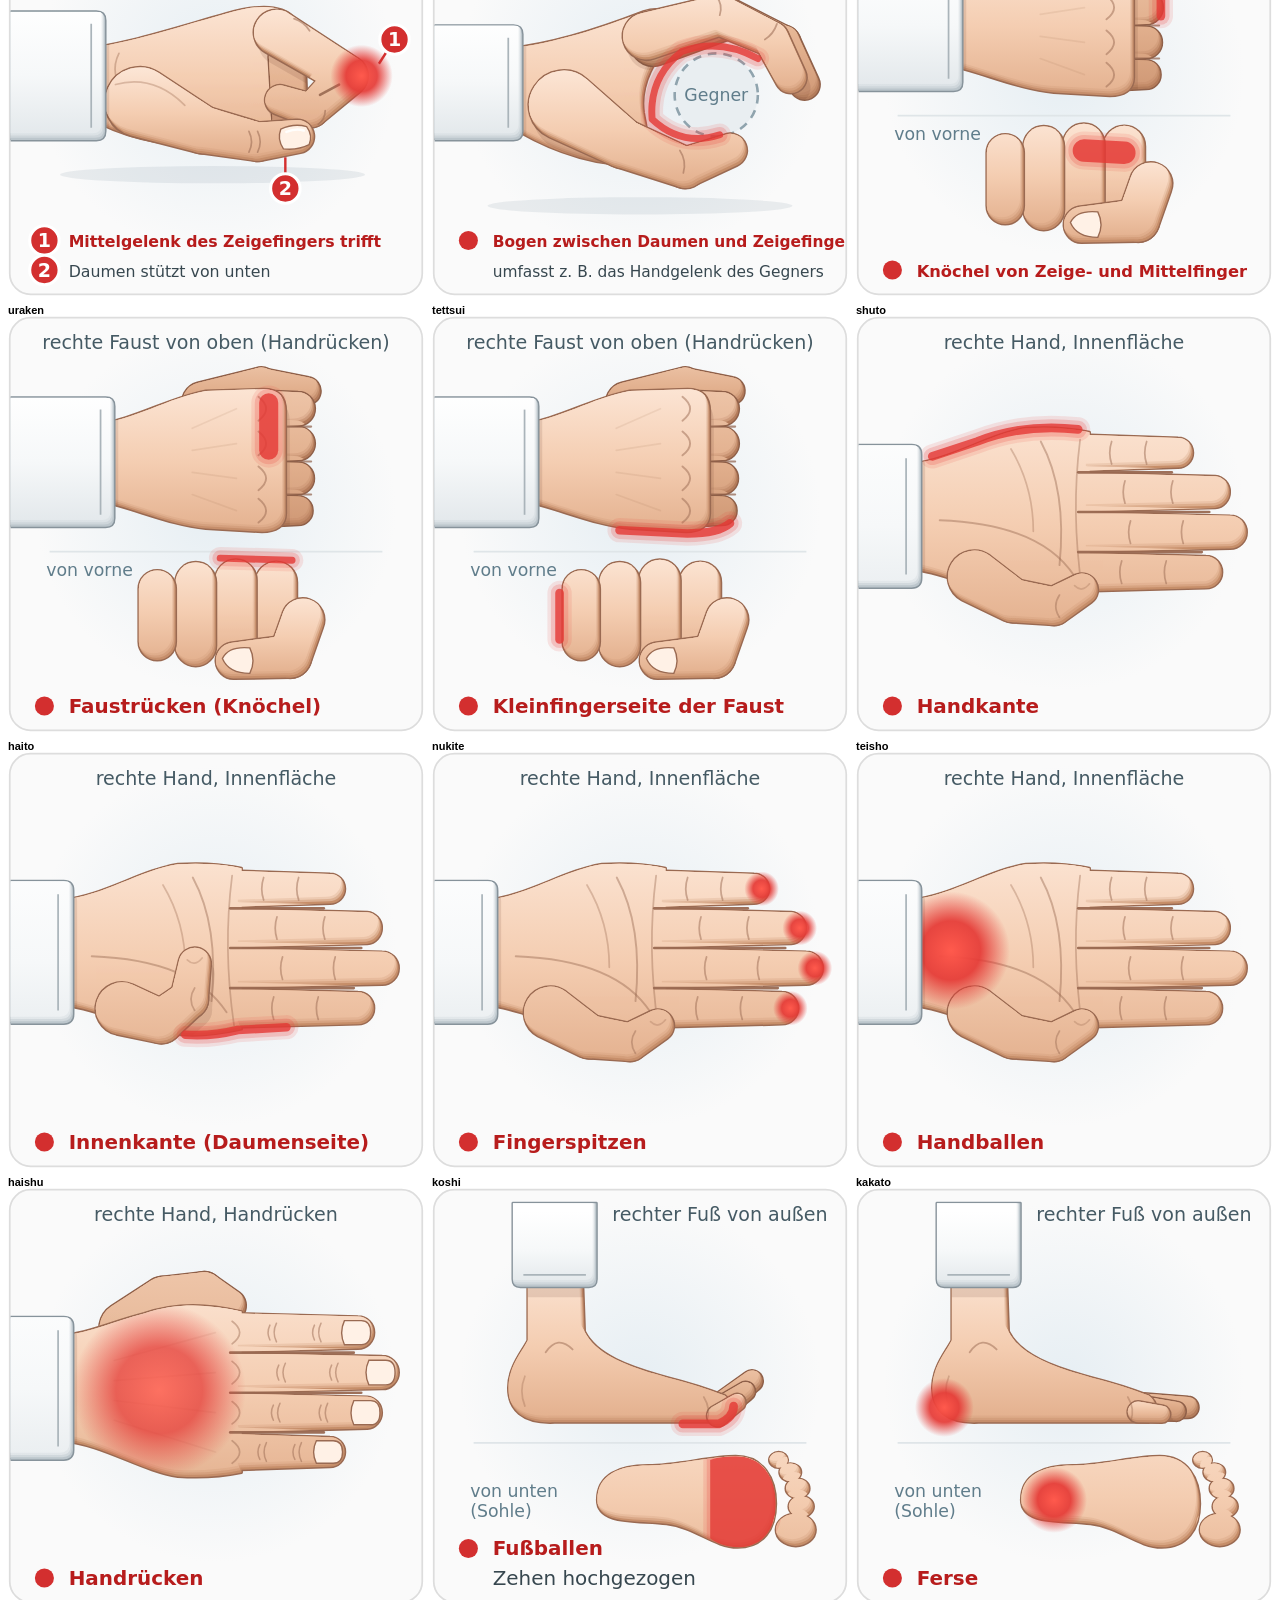
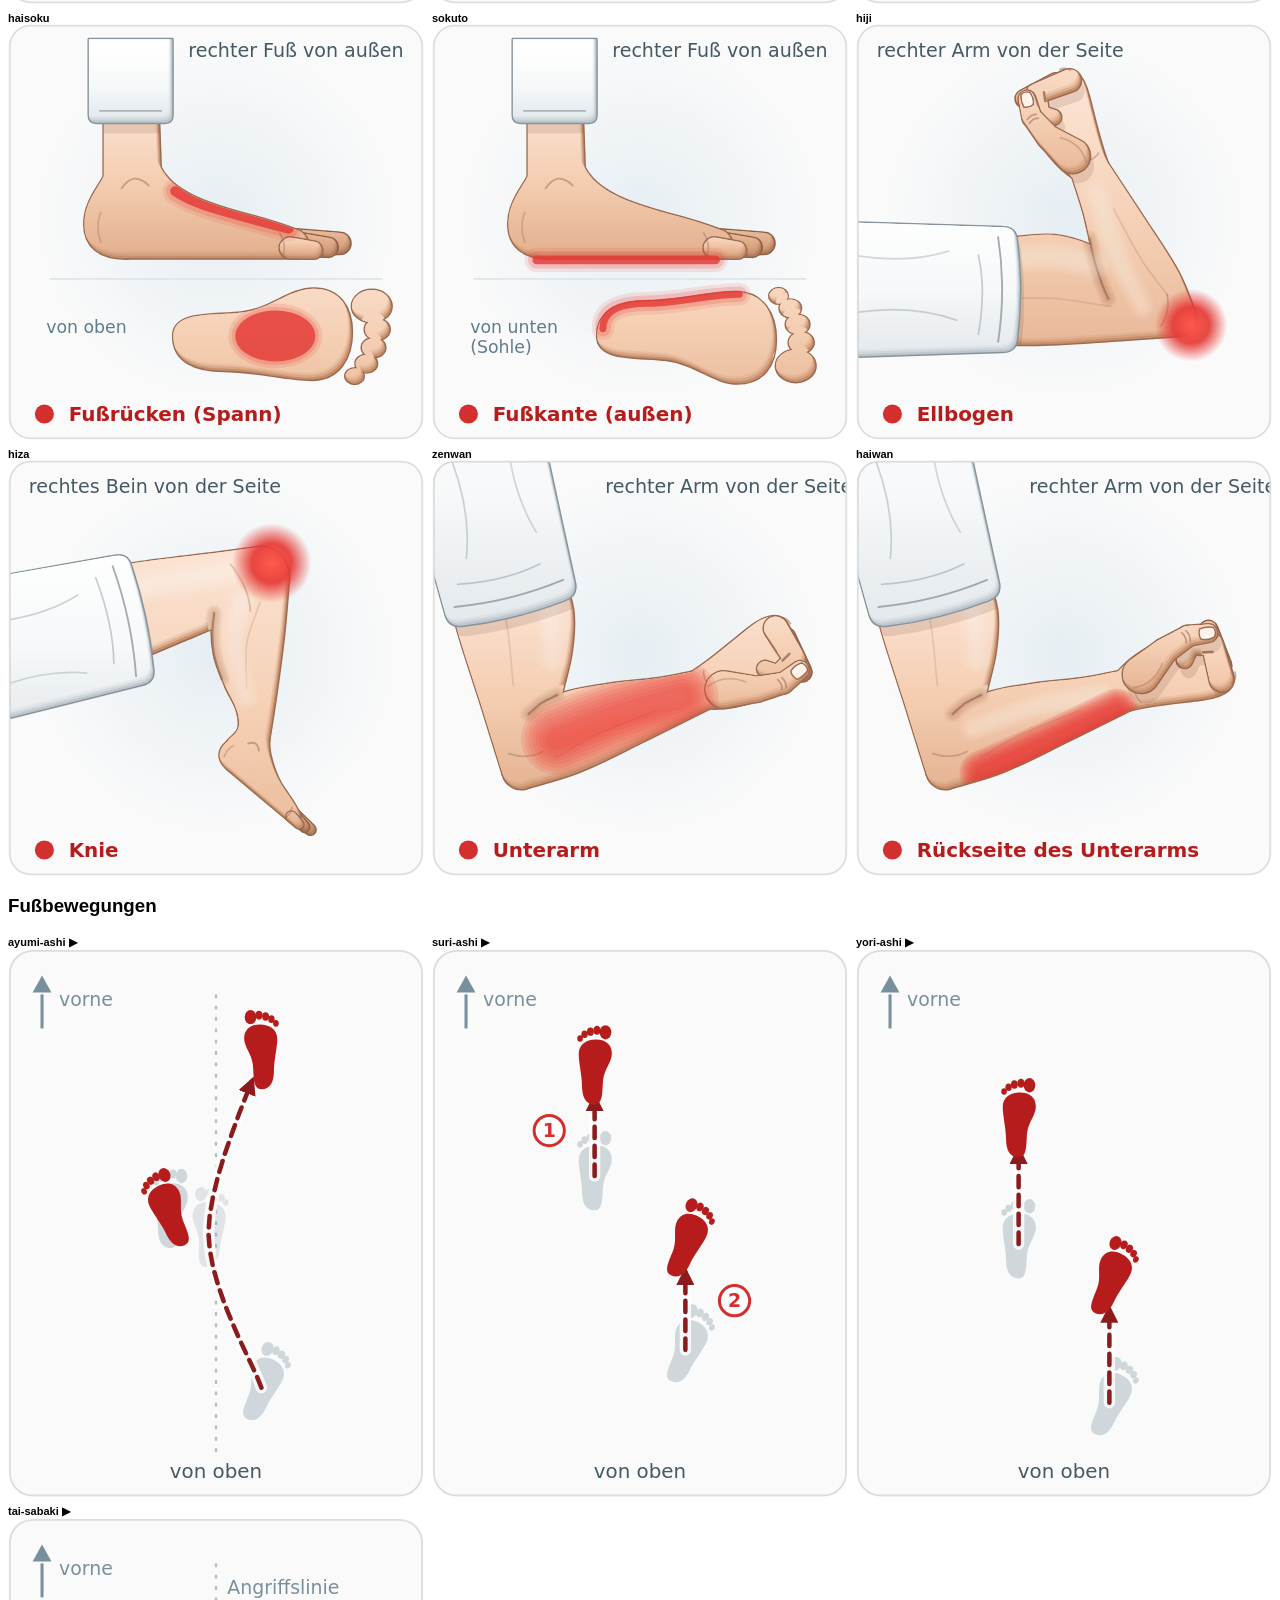
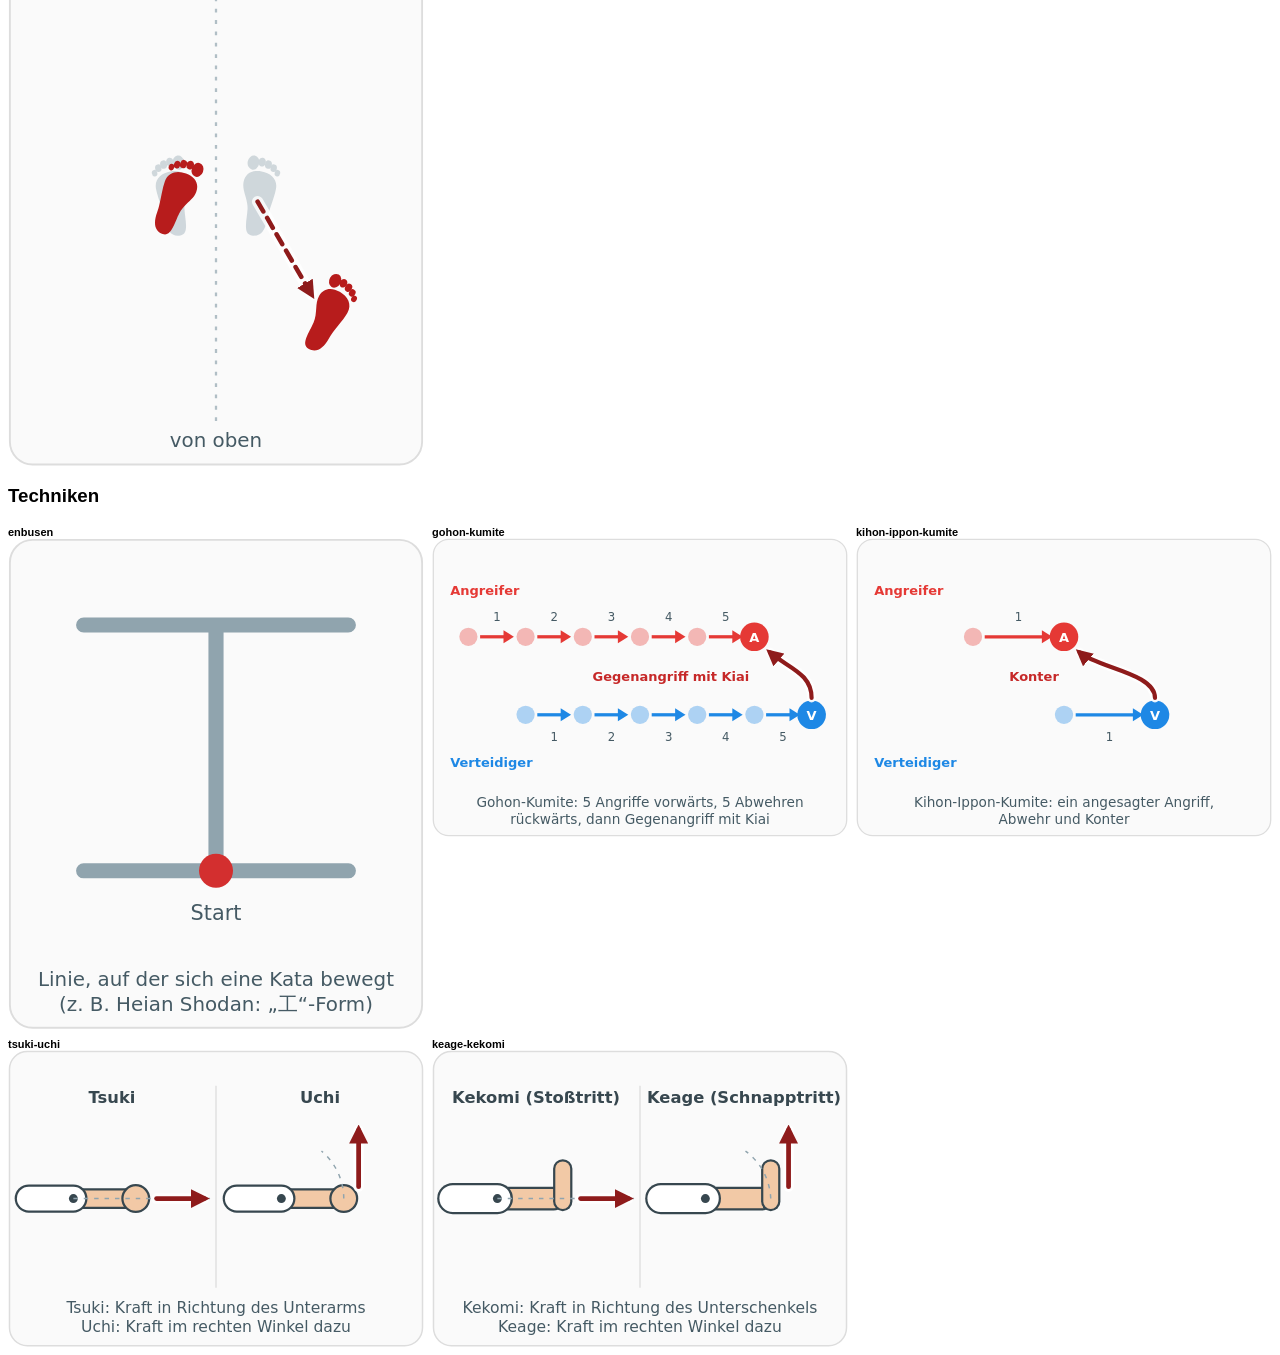
<file: tools/test/gfx.html>
<!DOCTYPE html>
<html lang="de">

<head>
  <meta charset="utf-8">
  <title>Grafik-Vorschau</title>
  <style>
    body {
      font-family: sans-serif;
      margin: 8px;
      background: #fff;
    }

    .g {
      display: grid;
      grid-template-columns: repeat(3, 1fr);
      gap: 8px;
    }

    figure {
      margin: 0;
      font-size: 11px;
    }

    svg {
      width: 100%;
      height: auto;
      display: block;
    }

    .mini {
      display: flex;
      gap: 6px;
      flex-wrap: wrap;
    }

    .mini svg {
      width: 40px;
      height: 40px;
      border: 1px solid #ddd;
    }
  </style>
</head>

<body>
  <div id="out"></div>
  <script src="../../js/core.js"></script>
  <script src="../../js/graphics.js"></script>
  <script src="../../js/graphics-tech.js"></script>
  <script src="../../js/graphics-ashi.js"></script>
  <script src="../../js/graphics-waffen.js"></script>
  <script src="../../js/figur3d.js"></script>
  <script src="../../js/figur-posen.js"></script>
  <script src="../../js/figur-app.js"></script>
  <script>
    const G = SK.gfx, parts = [];
    const sec = (t, items) => parts.push(`<h3>${t}</h3><div class="g">${items.filter((x, i) => i >= from).join('')}</div>`);
    const from = Number(new URLSearchParams(location.search).get('from') || 0);
    const only = new URLSearchParams(location.search).get('s');
    const cols = new URLSearchParams(location.search).get('c');
    if (cols) document.head.insertAdjacentHTML('beforeend', `<style>.g{grid-template-columns:repeat(${Number(cols)},1fr)}</style>`);
    const anim = new URLSearchParams(location.search).get('anim');
    const A = (key, fn) => (anim ? G.animSvg(key) || fn() : fn());
    if (!only || only === 'st') sec('Stände', Object.keys(G.STANCES).map((k) => G.figure(G.stanceSvg(k), k)));
    if (!only || only === 'st') parts.push(`<div class="mini">${Object.keys(G.STANCES).map((k) => G.stanceSvg(k, false, { mini: true })).join('')}</div>`);
    if (!only || only === 'wp') sec('Waffen', Object.keys(G.WEAPONS).map((k) => G.figure(G.WEAPONS[k](), k)));
    if (!only || only === 'as') sec('Fußbewegungen', Object.keys(G.ASHI).map((k) => G.figure(A(`as:${k}`, G.ASHI[k]), k + (G.hasAnim(`as:${k}`) ? ' ▶' : ''))));
    if (!only || only === 'te') sec('Techniken', Object.keys(G.TECH).map((k) => G.figure(A(`tc:${k}`, G.TECH[k]), k + (G.hasAnim(`tc:${k}`) ? ' ▶' : ''))));
    document.getElementById('out').innerHTML = parts.join('');
    if (only === 'img') {
      const all = Object.keys(G.STANCES).map((k) => [k, G.stanceSvg(k)])
        .concat(Object.keys(G.WEAPONS).map((k) => [k, G.WEAPONS[k]()]), Object.keys(G.TECH).map((k) => [k, G.TECH[k]()]))
        .concat(Object.keys(G.TECH).map((k) => [`anim-${k}`, G.animSvg(`tc:${k}`)]), Object.keys(G.TECH).map((k) => [`plain-${k}`, G.plainSvg(G.TECH[k])]), Object.keys(G.ASHI).map((k) => [`as-${k}`, G.ASHI[k]()]), Object.keys(G.ASHI).map((k) => [`anim-as-${k}`, G.animSvg(`as:${k}`)]))
        .filter(([, svg]) => svg);
      let bad = [], left = all.length;
      const done = () => { if (--left === 0) document.getElementById('out').textContent = `Bilder: ${all.length}, fehlerhaft: ${bad.length ? bad.join(', ') : 'keine'}`; };
      all.forEach(([k, svg]) => { const i = new Image(); i.onload = done; i.onerror = () => { bad.push(k); done(); }; i.src = G.dataUri(svg); });
    }
  </script>
</body>

</html>
</file>
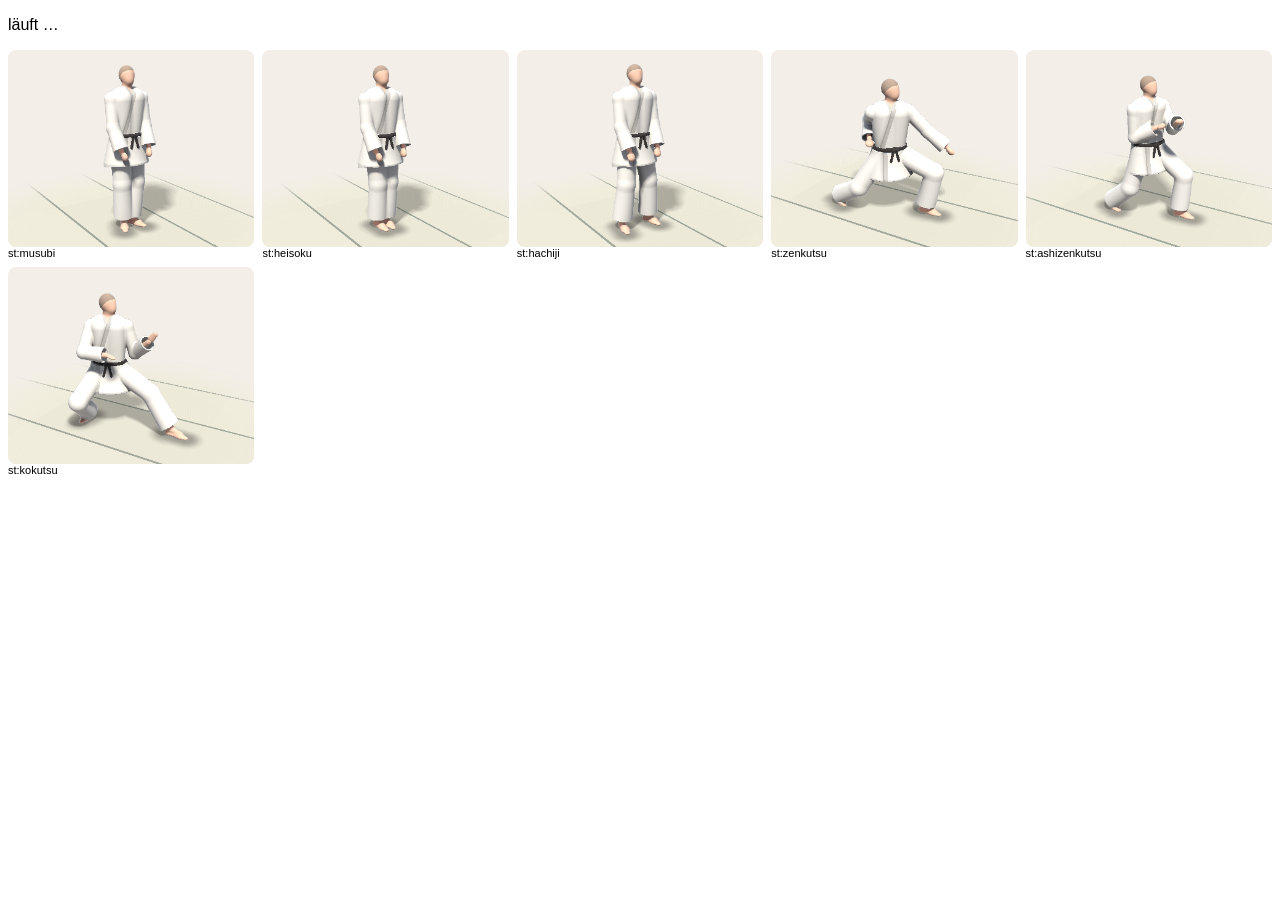
<file: tools/test/gfx3d.html>
<!DOCTYPE html>
<html lang="de">

<head>
  <meta charset="utf-8">
  <title>3D-Figuren-Vorschau</title>
  <style>
    body { font-family: sans-serif; margin: 8px; background: #fff; }
    .g { display: grid; grid-template-columns: repeat(var(--c, 5), 1fr); gap: 8px; }
    figure { margin: 0; font-size: 11px; }
    img { width: 100%; display: block; background: #f3efe8; border-radius: 8px; }
  </style>
</head>

<body>
  <p id="st">läuft …</p>
  <div class="g" id="out"></div>
  <script src="../../js/core.js"></script>
  <script src="../../js/graphics.js"></script>
  <script src="../../js/graphics-tech.js"></script>
  <script src="../../js/graphics-ashi.js"></script>
  <script src="../../js/graphics-waffen.js"></script>
  <script src="../../js/figur3d.js"></script>
  <script src="../../js/figur-posen.js"></script>
  <script src="../../js/figur-app.js"></script>
  <script>
    // Alle Kernbilder auf einen Blick (?f=tc: filtert nach Schlüssel, ?c=4 Spalten, ?t=0.3 anderer Zeitpunkt)
    const q = new URLSearchParams(location.search);
    if (q.get('c')) document.body.style.setProperty('--c', q.get('c'));
    const keys = Object.keys(SK.fig3dDefs).filter((k) => !q.get('f') || k.startsWith(q.get('f')));
    const out = document.getElementById('out');
    if (!SK.fig3d.ok()) document.getElementById('st').textContent = 'Kein WebGL 2';
    else Promise.all(keys.map((k) => SK.fig3d.still(k, 400, 320, false).then((url) => {
      out.insertAdjacentHTML('beforeend', `<figure><img src="${url}"><figcaption>${k}</figcaption></figure>`);
    }).catch((e) => out.insertAdjacentHTML('beforeend', `<figure>FEHLER ${k}: ${e.message}</figure>`)))).then(() => (document.getElementById('st').textContent = `${keys.length} Figuren fertig`));
  </script>
</body>

</html>
</file>
